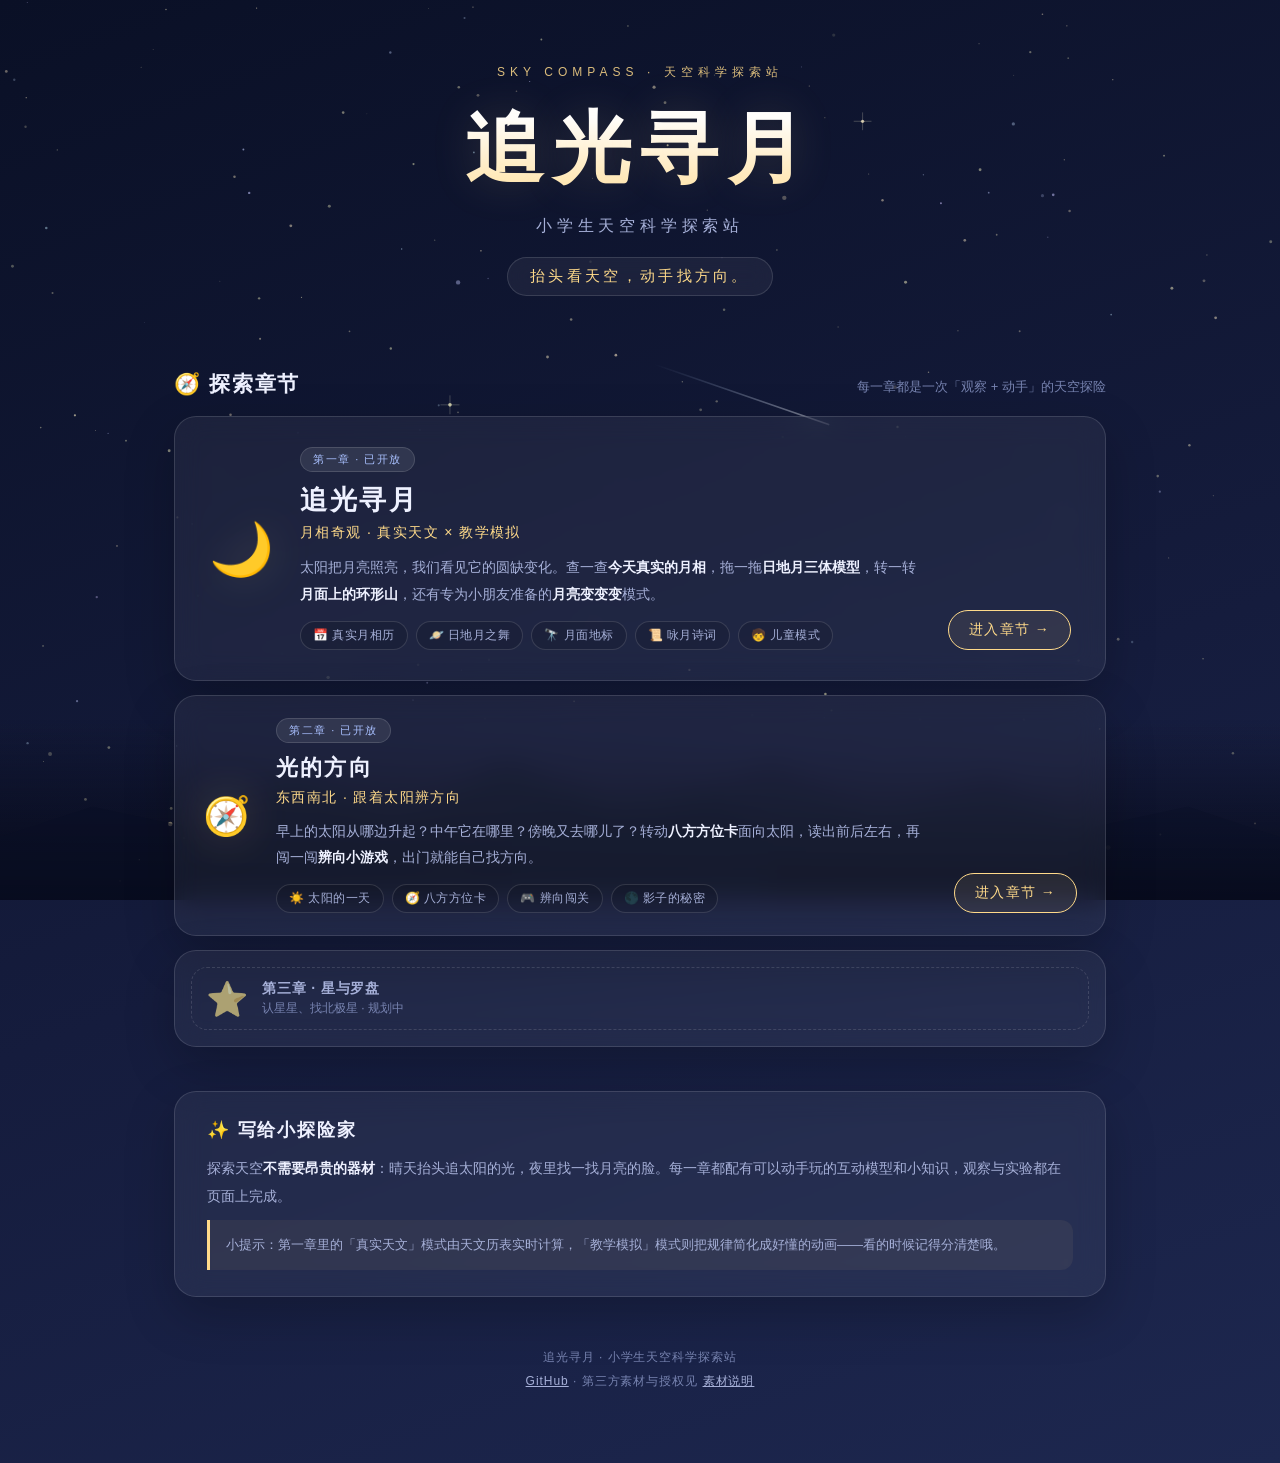
<file: index.html>
<!DOCTYPE html>
<html lang="zh-CN">
<head>
<meta charset="UTF-8">
<meta name="viewport" content="width=device-width, initial-scale=1">
<meta name="description" content="追光寻月——小学生天空科学探索站：抬头看天空，动手找方向。第一章「追光寻月」带你认识太阳的光和月亮的脸。">
<title>追光寻月 · 小学生天空科学探索站</title>
<link rel="stylesheet" href="./css/home.css">
</head>
<body>
<canvas id="starfield" aria-hidden="true"></canvas>
<div class="horizon" aria-hidden="true"></div>
<div class="wrap">
  <header>
    <div class="eyebrow">SKY COMPASS · 天空科学探索站</div>
    <h1>追光寻月</h1>
    <div class="subtitle">小学生天空科学探索站</div>
    <p class="slogan">抬头看天空，动手找方向。</p>
  </header>

  <section class="section" aria-labelledby="chTitle">
    <div class="sec-head">
      <h3 id="chTitle">🧭 探索章节</h3>
      <p>每一章都是一次「观察 + 动手」的天空探险</p>
    </div>

    <a class="chapter card" href="./moonlight/">
      <div class="ch-icon" aria-hidden="true">🌙</div>
      <div class="ch-body">
        <span class="ch-badge">第一章 · 已开放</span>
        <h2>追光寻月</h2>
        <p class="ch-sub">月相奇观 · 真实天文 × 教学模拟</p>
        <p class="ch-desc">太阳把月亮照亮，我们看见它的圆缺变化。查一查<b>今天真实的月相</b>，拖一拖<b>日地月三体模型</b>，转一转<b>月面上的环形山</b>，还有专为小朋友准备的<b>月亮变变变</b>模式。</p>
        <div class="ch-tags">
          <span>📅 真实月相历</span><span>🪐 日地月之舞</span><span>🔭 月面地标</span><span>📜 咏月诗词</span><span>🧒 儿童模式</span>
        </div>
      </div>
      <span class="ch-go" aria-hidden="true">进入章节 →</span>
    </a>

    <a class="chapter chapter-alt card" href="./directions/">
      <div class="ch-icon" aria-hidden="true">🧭</div>
      <div class="ch-body">
        <span class="ch-badge">第二章 · 已开放</span>
        <h2>光的方向</h2>
        <p class="ch-sub">东西南北 · 跟着太阳辨方向</p>
        <p class="ch-desc">早上的太阳从哪边升起？中午它在哪里？傍晚又去哪儿了？转动<b>八方方位卡</b>面向太阳，读出前后左右，再闯一闯<b>辨向小游戏</b>，出门就能自己找方向。</p>
        <div class="ch-tags">
          <span>☀️ 太阳的一天</span><span>🧭 八方方位卡</span><span>🎮 辨向闯关</span><span>🌑 影子的秘密</span>
        </div>
      </div>
      <span class="ch-go" aria-hidden="true">进入章节 →</span>
    </a>

    <div class="chapter-soon card single" aria-label="更多章节规划中">
      <div class="soon-item"><span class="ch-icon dim" aria-hidden="true">⭐</span><div><b>第三章 · 星与罗盘</b><small>认星星、找北极星 · 规划中</small></div></div>
    </div>
  </section>

  <section class="section about card" aria-labelledby="aboutTitle">
    <h3 id="aboutTitle">✨ 写给小探险家</h3>
    <p>探索天空<b>不需要昂贵的器材</b>：晴天抬头追太阳的光，夜里找一找月亮的脸。每一章都配有可以动手玩的互动模型和小知识，观察与实验都在页面上完成。</p>
    <p class="tip">小提示：第一章里的「真实天文」模式由天文历表实时计算，「教学模拟」模式则把规律简化成好懂的动画——看的时候记得分清楚哦。</p>
  </section>

  <footer>
    追光寻月 · 小学生天空科学探索站<br>
    <a href="https://github.com/crazykun/sky-compass" target="_blank" rel="noopener">GitHub</a> · 第三方素材与授权见 <a href="./docs/attribution.md">素材说明</a>
  </footer>
</div>
<noscript><p style="text-align:center;padding:20px">星空背景动画需要启用 JavaScript，章节链接不受影响。</p></noscript>
<script src="./js/home.js" defer></script>
</body>
</html>
</file>
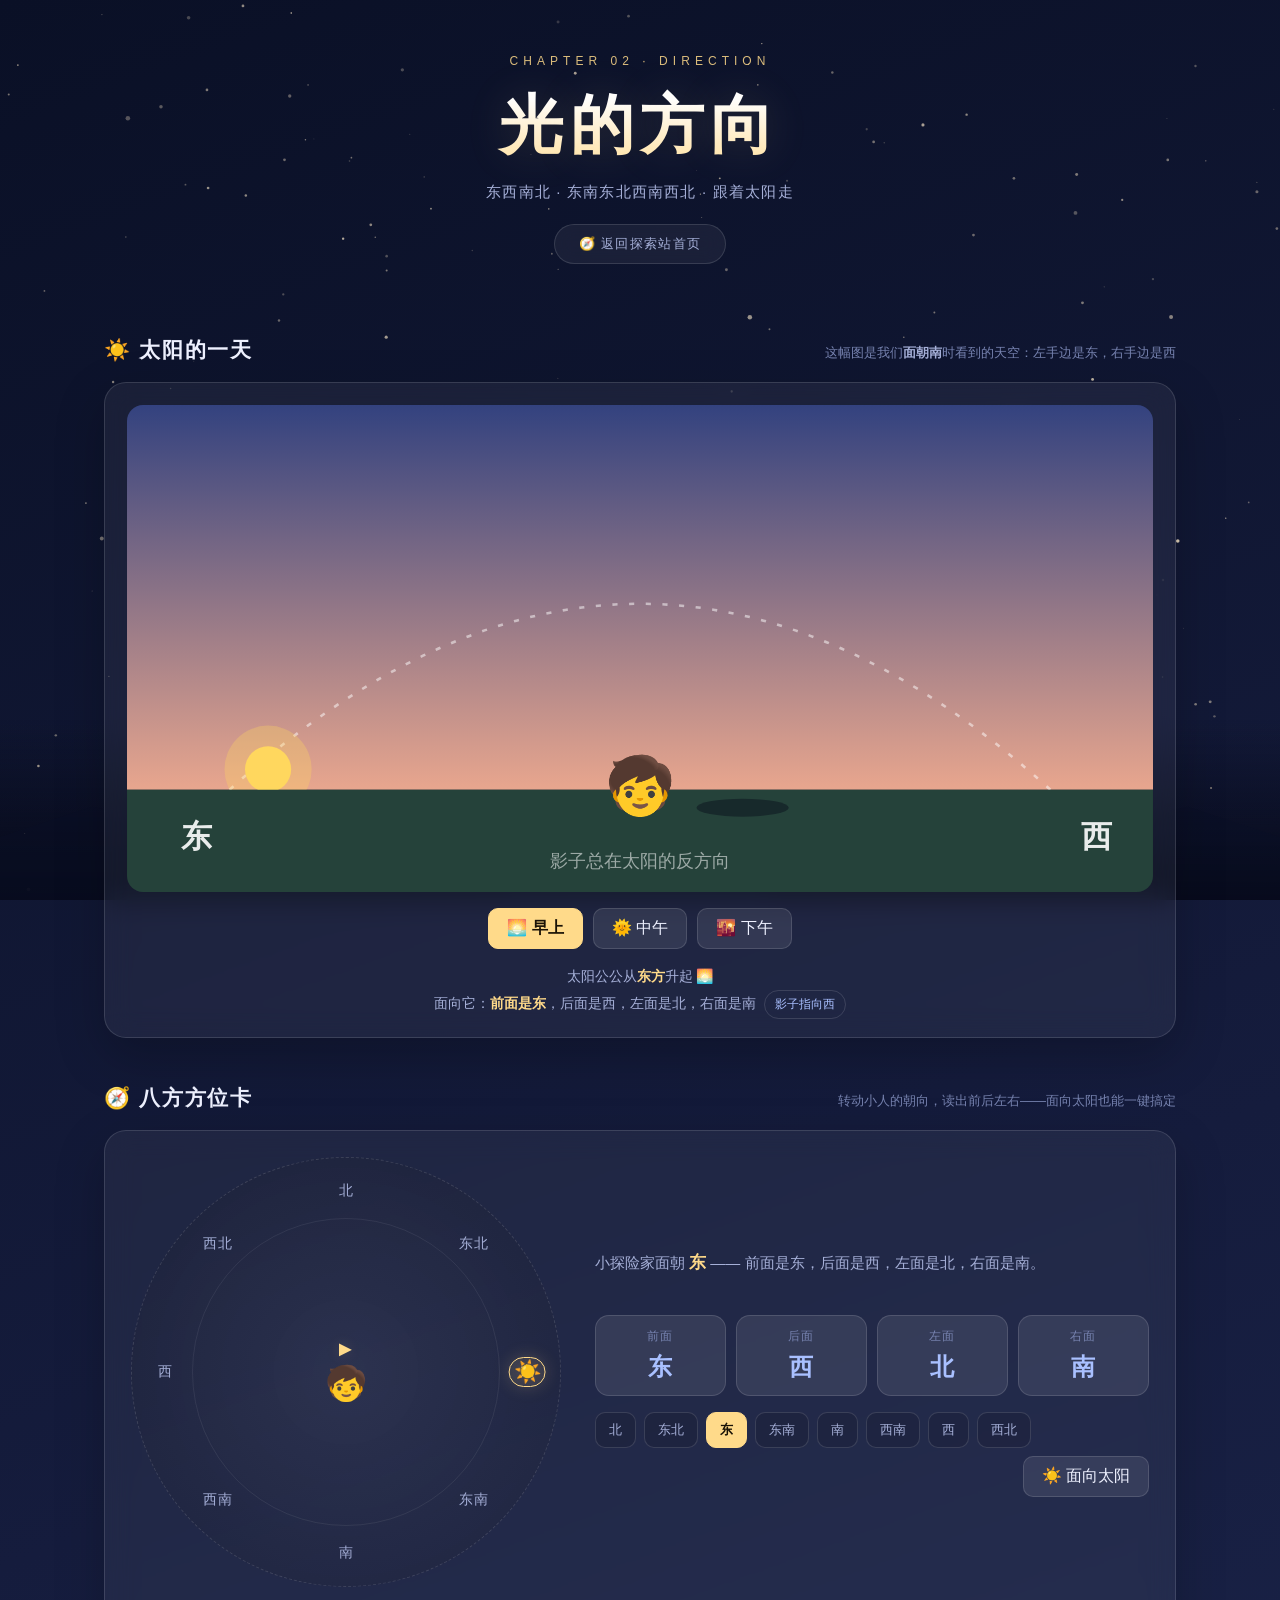
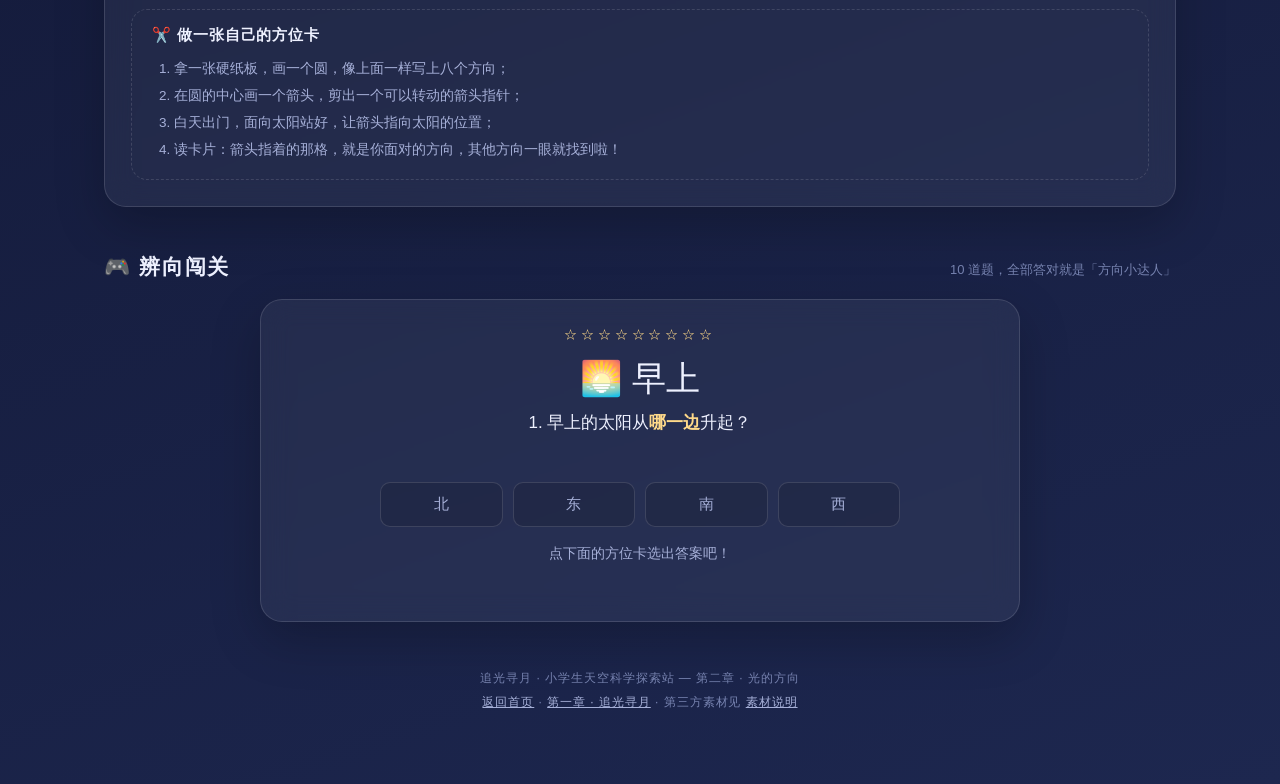
<file: directions/index.html>
<!DOCTYPE html>
<html lang="zh-CN">
<head>
<meta charset="UTF-8">
<meta name="viewport" content="width=device-width, initial-scale=1">
<meta name="description" content="第二章·光的方向：跟着早、中、下午的太阳，用八方方位卡认识东西南北和东南、东北、西南、西北，学会自己辨别方向。">
<title>光的方向 · 八方方位卡 | 追光寻月 · 天空科学探索站</title>
<link rel="stylesheet" href="./css/directions.css">
</head>
<body>
<canvas id="starfield" aria-hidden="true"></canvas>
<div class="horizon" aria-hidden="true"></div>
<div class="wrap">
  <header>
    <div class="eyebrow">CHAPTER 02 · DIRECTION</div>
    <h1>光的方向</h1>
    <div class="subtitle">东西南北 · 东南东北西南西北 · 跟着太阳走</div>
    <div class="back-home"><a class="home-link" href="../">🧭 返回探索站首页</a></div>
  </header>

  <section class="section" aria-labelledby="sceneTitle">
    <div class="sec-head">
      <h3 id="sceneTitle">☀️ 太阳的一天</h3>
      <p>这幅图是我们<b>面朝南</b>时看到的天空：左手边是东，右手边是西</p>
    </div>
    <div class="scene card">
      <svg id="sceneSvg" class="p-morning" viewBox="0 0 800 380" role="img" aria-label="太阳一天的位置变化：早上在东边升起，中午升到南方天空最高处，下午向西边落下">
        <defs>
          <linearGradient id="skyMorning" x1="0" y1="0" x2="0" y2="1">
            <stop offset="0" stop-color="#33427f"/><stop offset="1" stop-color="#e8a68e"/>
          </linearGradient>
          <linearGradient id="skyNoon" x1="0" y1="0" x2="0" y2="1">
            <stop offset="0" stop-color="#3d6fc4"/><stop offset="1" stop-color="#9cc9ec"/>
          </linearGradient>
          <linearGradient id="skyAfternoon" x1="0" y1="0" x2="0" y2="1">
            <stop offset="0" stop-color="#39396f"/><stop offset="1" stop-color="#f0a95f"/>
          </linearGradient>
        </defs>
        <rect class="sky sky-a" x="0" y="0" width="800" height="300" fill="url(#skyMorning)"/>
        <rect class="sky sky-b" x="0" y="0" width="800" height="300" fill="url(#skyNoon)"/>
        <rect class="sky sky-c" x="0" y="0" width="800" height="300" fill="url(#skyAfternoon)"/>
        <path class="sun-path" d="M 80 300 Q 400 10 720 300" />
        <g id="sunDot" aria-hidden="true">
          <circle r="34" class="sun-halo"/>
          <circle r="18" class="sun-core"/>
        </g>
        <rect class="ground" x="0" y="300" width="800" height="80"/>
        <ellipse id="shadowDot" class="shadow" cx="400" cy="314" rx="36" ry="7"/>
        <text class="kid-figure" x="400" y="312" text-anchor="middle">🧒</text>
        <text class="side-label" x="42" y="345">东</text>
        <text class="side-label" x="744" y="345">西</text>
        <text class="shadow-label" x="400" y="360" text-anchor="middle">影子总在太阳的反方向</text>
      </svg>
      <div class="scene-ctrl">
        <button type="button" class="btn on period-btn" id="btnMorning" data-period="morning" aria-pressed="true">🌅 早上</button>
        <button type="button" class="btn period-btn" id="btnNoon" data-period="noon" aria-pressed="false">🌞 中午</button>
        <button type="button" class="btn period-btn" id="btnAfternoon" data-period="afternoon" aria-pressed="false">🌇 下午</button>
      </div>
      <div class="scene-caption" id="sceneCaption" aria-live="polite"></div>
    </div>
  </section>

  <section class="section" aria-labelledby="compassTitle">
    <div class="sec-head">
      <h3 id="compassTitle">🧭 八方方位卡</h3>
      <p>转动小人的朝向，读出前后左右——面向太阳也能一键搞定</p>
    </div>
    <div class="compass card">
      <div class="compass-stage">
        <div class="compass-ring" id="compassRing" role="img" aria-label="八方方位卡：上北下南左西右东，斜角是东北、东南、西南、西北">
          <span class="dir-label" data-dir="北" style="--a:0deg">北</span>
          <span class="dir-label" data-dir="东北" style="--a:45deg">东北</span>
          <span class="dir-label" data-dir="东" style="--a:90deg">东</span>
          <span class="dir-label" data-dir="东南" style="--a:135deg">东南</span>
          <span class="dir-label" data-dir="南" style="--a:180deg">南</span>
          <span class="dir-label" data-dir="西南" style="--a:225deg">西南</span>
          <span class="dir-label" data-dir="西" style="--a:270deg">西</span>
          <span class="dir-label" data-dir="西北" style="--a:315deg">西北</span>
          <span class="sun-marker" id="sunMarker" aria-hidden="true">☀️</span>
          <div class="compass-center">
            <div class="needle" id="needle" aria-hidden="true"><span class="needle-arrow">▲</span></div>
            <span class="kid-figure-mini" aria-hidden="true">🧒</span>
          </div>
        </div>
        <div class="compass-panel">
          <p class="facing-sentence" id="facingSentence" aria-live="polite"></p>
          <div class="facing-cards">
            <div class="fcard"><small>前面</small><b id="cardFront">—</b></div>
            <div class="fcard"><small>后面</small><b id="cardBack">—</b></div>
            <div class="fcard"><small>左面</small><b id="cardLeft">—</b></div>
            <div class="fcard"><small>右面</small><b id="cardRight">—</b></div>
          </div>
          <div class="dir-btns">
            <button type="button" class="dir-btn" data-dir="北">北</button>
            <button type="button" class="dir-btn" data-dir="东北">东北</button>
            <button type="button" class="dir-btn" data-dir="东">东</button>
            <button type="button" class="dir-btn" data-dir="东南">东南</button>
            <button type="button" class="dir-btn" data-dir="南">南</button>
            <button type="button" class="dir-btn" data-dir="西南">西南</button>
            <button type="button" class="dir-btn" data-dir="西">西</button>
            <button type="button" class="dir-btn" data-dir="西北">西北</button>
            <button type="button" class="btn face-sun" id="btnFaceSun">☀️ 面向太阳</button>
          </div>
        </div>
      </div>
      <div class="diy-card">
        <h4>✂️ 做一张自己的方位卡</h4>
        <ol>
          <li>拿一张硬纸板，画一个圆，像上面一样写上八个方向；</li>
          <li>在圆的中心画一个箭头，剪出一个可以转动的箭头指针；</li>
          <li>白天出门，面向太阳站好，让箭头指向太阳的位置；</li>
          <li>读卡片：箭头指着的那格，就是你面对的方向，其他方向一眼就找到啦！</li>
        </ol>
      </div>
    </div>
  </section>

  <section class="section" aria-labelledby="quizTitle">
    <div class="sec-head">
      <h3 id="quizTitle">🎮 辨向闯关</h3>
      <p>10 道题，全部答对就是「方向小达人」</p>
    </div>
    <div class="quiz card" id="quizBox">
      <div class="quiz-stars" id="quizStars" aria-hidden="true"></div>
      <div class="quiz-scene" id="quizScene"></div>
      <div class="quiz-question" id="quizQuestion" aria-live="polite"></div>
      <div class="quiz-options" id="quizOptions" role="group" aria-label="八个方向选项"></div>
      <div class="quiz-feedback" id="quizFeedback" aria-live="polite"></div>
      <div class="quiz-actions"><button type="button" class="btn" id="quizNext" hidden>下一题 →</button></div>
      <div class="quiz-result" id="quizResult" hidden>
        <div class="score" id="quizScore"></div>
        <p class="result-note" id="quizNote"></p>
        <button type="button" class="btn" id="quizRestart">🔄 再玩一次</button>
      </div>
    </div>
  </section>

  <footer>追光寻月 · 小学生天空科学探索站 — 第二章 · 光的方向<br>
    <a href="../">返回首页</a> · <a href="../moonlight/">第一章 · 追光寻月</a> · 第三方素材见 <a href="../docs/attribution.md">素材说明</a>
  </footer>
</div>
<noscript><p style="text-align:center;padding:20px">互动场景和闯关游戏需要启用 JavaScript。</p></noscript>
<script type="module" src="./js/main.js"></script>
</body>
</html>
</file>
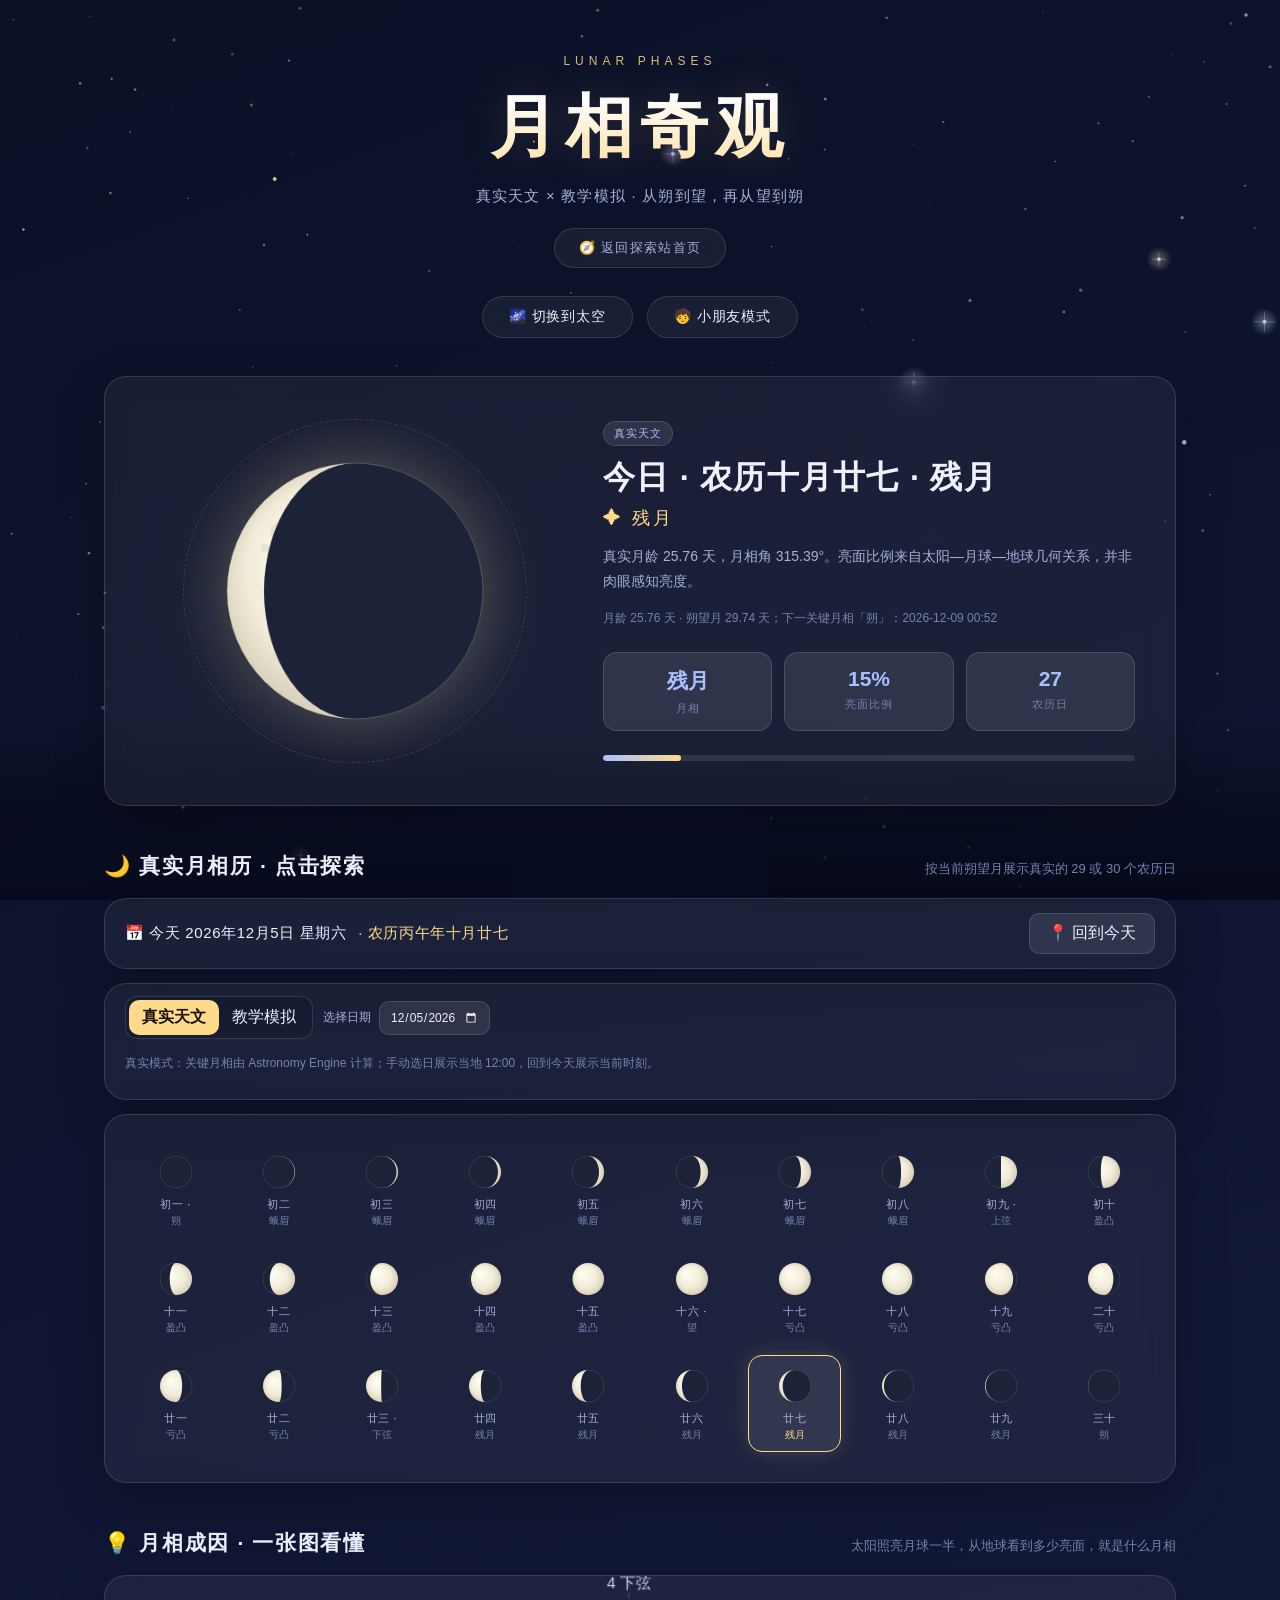
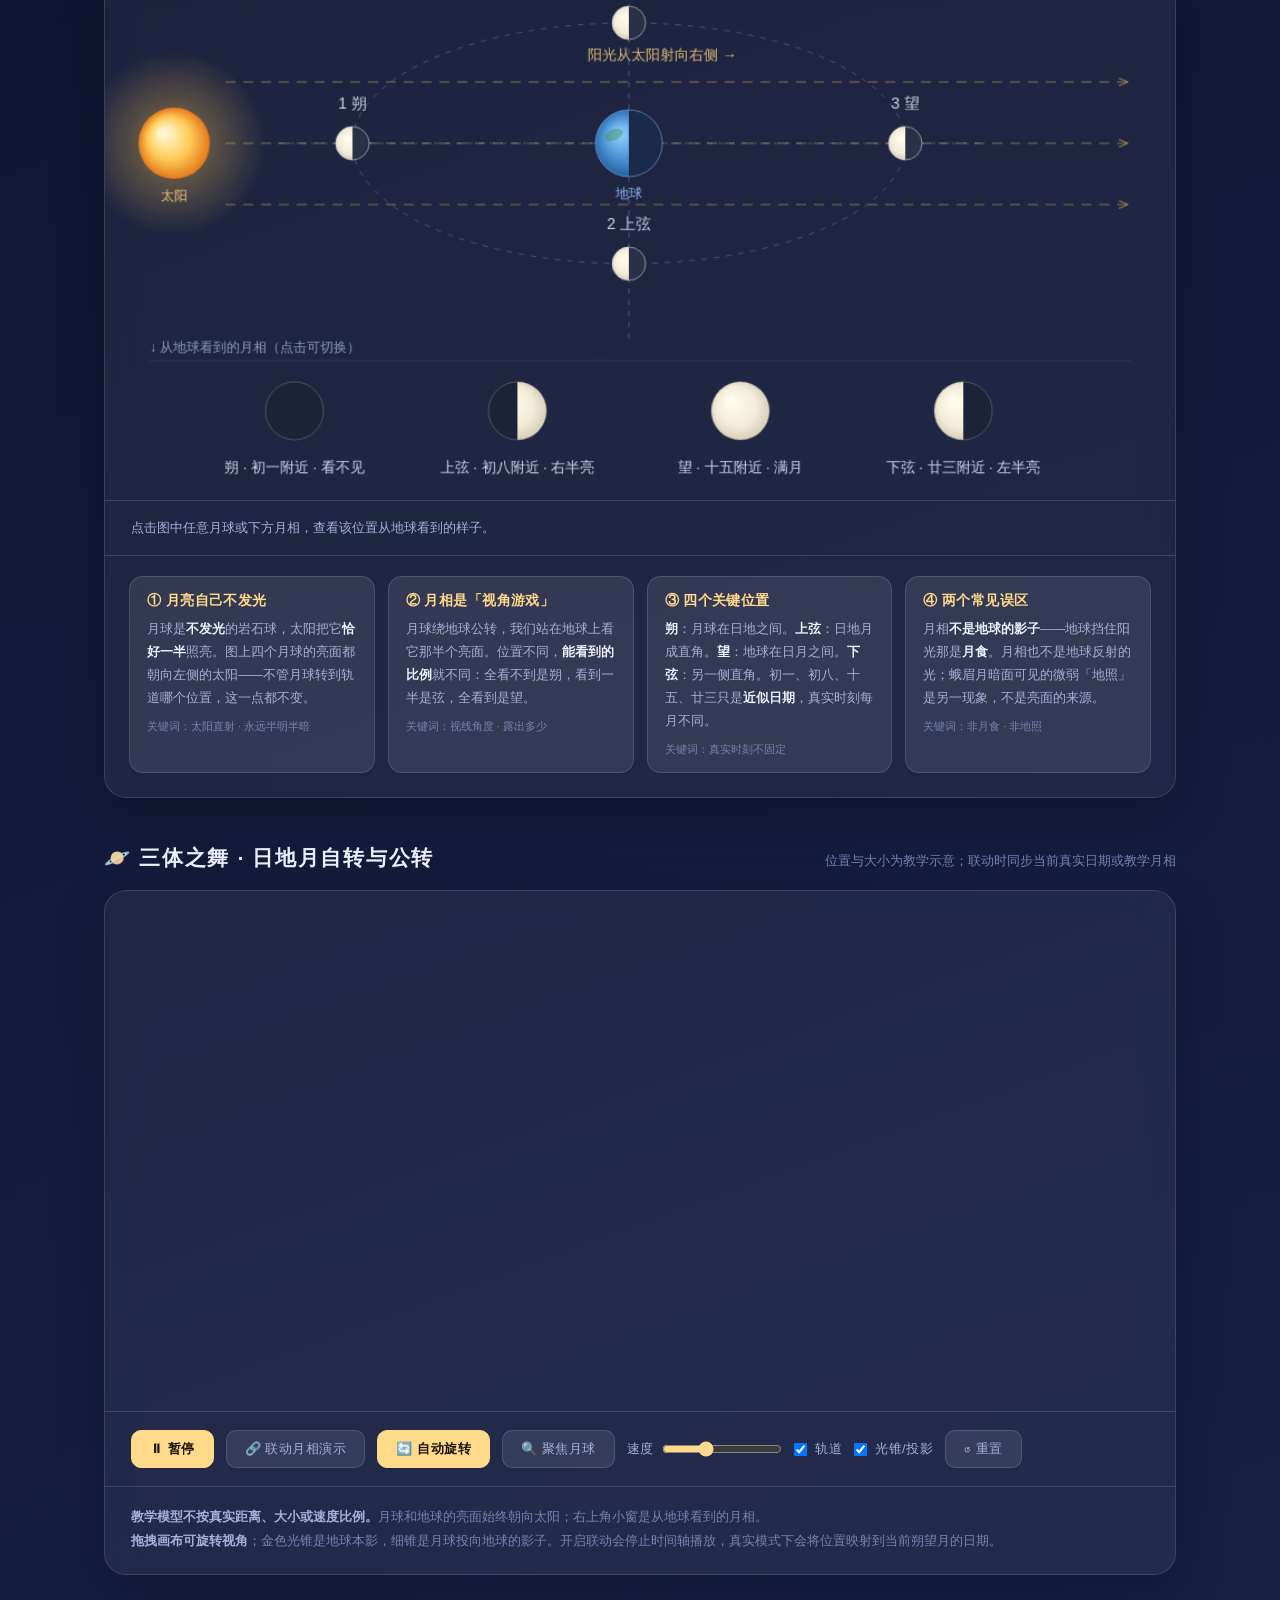
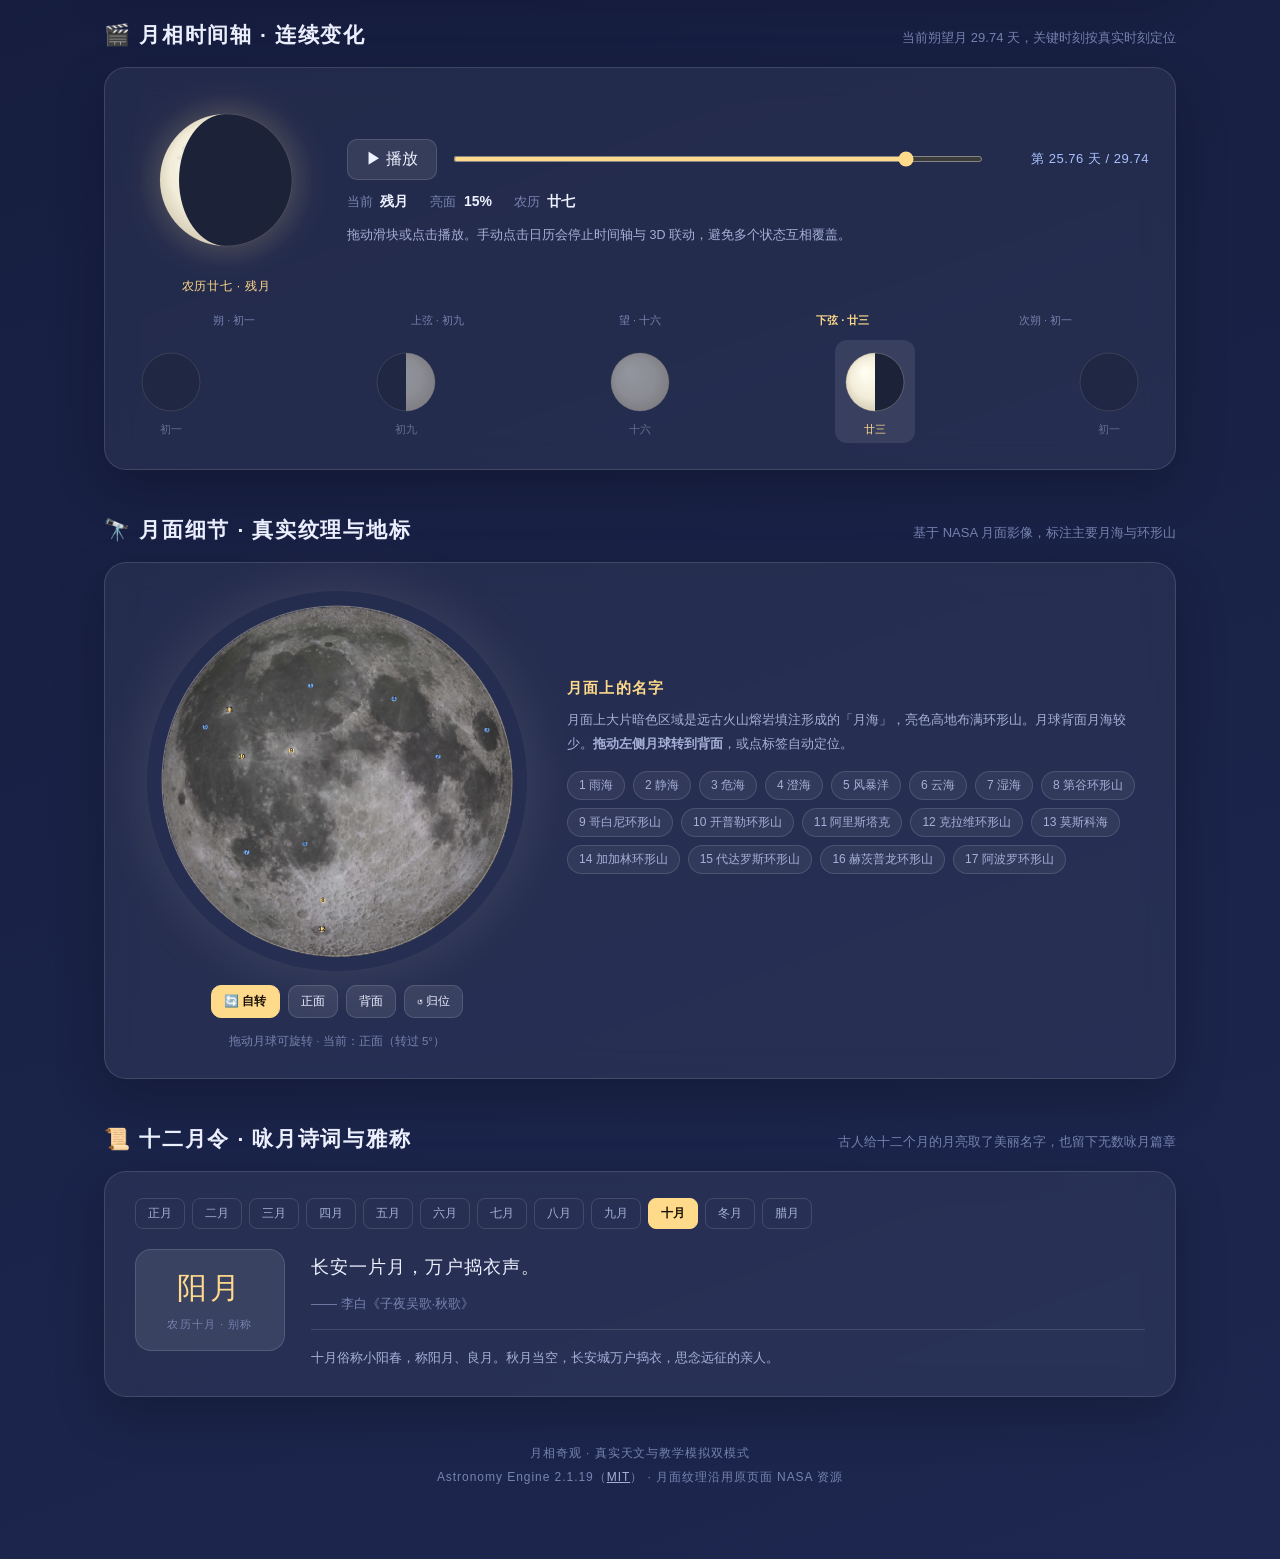
<file: moonlight/index.html>
<!DOCTYPE html>
<html lang="zh-CN">
<head>
<meta charset="UTF-8">
<meta name="viewport" content="width=device-width, initial-scale=1">
<meta name="description" content="真实天文与教学模拟双模式月相科普：月相日历、日地月互动、时间轴、月面地标和儿童模式。">
<title>追光寻月 · 月相奇观 | 天空科学探索站</title>
<link rel="stylesheet" href="./css/base.css">
<link rel="stylesheet" href="./css/theme.css">
<link rel="stylesheet" href="./css/layout.css">
<link rel="stylesheet" href="./css/mobile.css">
</head>
<body>
<canvas id="starfield" aria-hidden="true"></canvas>
<div class="horizon" aria-hidden="true"></div>
<div class="wrap">
  <header>
    <div class="eyebrow">LUNAR PHASES</div>
    <h1>月相奇观</h1>
    <div class="subtitle">真实天文 × 教学模拟 · 从朔到望，再从望到朔</div>
    <div class="back-home"><a class="home-link" href="../">🧭 返回探索站首页</a></div>
    <button type="button" class="theme-btn" id="themeBtn">🌌 切换到太空</button>
    <button type="button" class="theme-btn" id="kidBtn" style="margin-left:10px">🧒 小朋友模式</button>
  </header>

  <div id="kidView">
    <div class="kid-top">
      <div class="kid-title">🌙 月亮变变变<small>yuè liàng biàn biàn biàn</small></div>
      <button type="button" class="kid-back" id="kidBack">👋 回到大月亮</button>
    </div>
    <div class="kid-story">
      <div class="hi">🌞 太阳公公 + 🌍 地球妈妈 + 🌙 月亮宝宝</div>
      月亮宝宝自己<em>不会发光</em>，是太阳公公把它照亮。它绕着地球妈妈转圈圈，<br>
      我们在地球上看它——有时候圆圆的，有时候弯弯的，这就是<em>月相</em>（yuè xiàng）！<br>
      月亮从看不见，慢慢长圆，再慢慢变弯，就像<em>一个月亮小饼干被一口一口吃掉</em>。
    </div>
    <div class="kid-orbit-card">
      <div class="q">🌞🌍🌙 一起来转圈圈</div>
      <div class="qs">点一点下面的问题，看看谁在转、谁绕谁转</div>
      <canvas id="kidSolarCanvas" width="720" height="420" role="img" aria-label="太阳、地球和月球自转公转示意图"></canvas>
      <div class="kid-orbit-tabs">
        <button type="button" class="kid-opt on" data-kq="spin">🙂 什么是「自转」？</button>
        <button type="button" class="kid-opt" data-kq="orbit">🔄 什么是「公转」？</button>
        <button type="button" class="kid-opt" data-kq="all">🌞🌍🌙 一起看</button>
      </div>
      <div class="kid-orbit-ctrl">
        <button type="button" class="btn" id="kidSolarPlay">⏸ 暂停</button>
        <button type="button" class="btn" id="kidSolarSpeed">🐢 慢一点</button>
      </div>
      <div class="kid-orbit-legend">
        <span><i class="sw" style="background:#ffcc55"></i><b>太阳公公</b> 中间自己转</span>
        <span><i class="sw" style="background:#5aa9ff"></i><b>地球妈妈</b> 绕太阳 + 自己转</span>
        <span><i class="sw" style="background:#eee8d6"></i><b>月亮宝宝</b> 绕地球 + 自己转</span>
      </div>
      <div class="kid-say" id="kidSolarSay" style="text-align:left"></div>
    </div>
    <div class="kid-h">👀 月亮的 <span>四种样子</span>（点一点，听它说话）</div>
    <div class="kid-grid" id="kidGrid"></div>
    <div class="kid-say" id="kidSay" aria-live="polite">👆 点上面的月亮，听月亮宝宝讲故事～</div>
    <div class="kid-game">
      <div class="q">🎮 小游戏：这是什么样的月亮？</div>
      <canvas id="kidQuizMoon" width="320" height="320" role="img" aria-label="答题用月相图"></canvas>
      <div class="kid-opts" id="kidOpts"></div>
      <div class="kid-fb" id="kidFb" aria-live="polite"></div>
    </div>
    <div class="kid-note">🌕 月亮圆圆的时候，我们叫它「满月」，中秋节看到的就是它。<br>🌙 月亮弯弯像小船的时候，叫「月牙」。它每天变一点点，约 29.53 天变完一个圈。</div>
  </div>

  <section class="hero card" aria-labelledby="dayTitle">
    <div class="moon-stage"><div class="moon-orbit-ring" aria-hidden="true"></div><canvas id="moonCanvas" width="400" height="400" role="img" aria-label="当前月相"></canvas></div>
    <div class="hero-info">
      <span class="mode-badge" id="modeBadge">真实天文</span>
      <h2 id="dayTitle">正在计算月相…</h2>
      <div class="alias" id="alias"></div>
      <div class="desc" id="desc"></div>
      <div class="astro-facts" id="astroFacts"></div>
      <div class="stats">
        <div class="stat"><div class="val" id="phaseName">—</div><div class="lab">月相</div></div>
        <div class="stat"><div class="val" id="illumVal">—</div><div class="lab">亮面比例</div></div>
        <div class="stat"><div class="val" id="dayVal">—</div><div class="lab">农历日</div></div>
      </div>
      <div class="bar" aria-hidden="true"><i id="illumBar" style="width:0%"></i></div>
    </div>
  </section>

  <section class="section">
    <div class="sec-head"><h3 id="calendarTitle">🌙 真实月相历 · 点击探索</h3><p id="calendarSubtitle">按当前朔望月展示真实的 29 或 30 个农历日</p></div>
    <div class="today-strip card">
      <div class="date">📅 今天 <span id="todaySolar"></span><span class="lunar" id="todayLunar"></span></div>
      <button type="button" class="btn" id="todayBtn">📍 回到今天</button>
    </div>
    <div class="mode-strip card">
      <div class="mode-controls">
        <div class="mode-switch" role="group" aria-label="月相计算模式">
          <button type="button" class="btn on" id="realMode" aria-pressed="true">真实天文</button>
          <button type="button" class="btn" id="simMode" aria-pressed="false">教学模拟</button>
        </div>
        <label class="date-picker" for="astroDate">选择日期 <input type="date" id="astroDate" min="1900-01-31" max="2100-12-31" value="2026-11-20"></label>
      </div>
      <div class="mode-note" id="modeNote">真实模式：关键时刻由 Astronomy Engine 计算；手动选日展示当地 12:00，回到今天展示当前时刻。</div>
      <div class="error-text" id="dateError" role="alert"></div>
    </div>
    <div class="calendar card"><div class="grid" id="grid" role="group" aria-label="月相日历"></div></div>
  </section>

  <section class="section">
    <div class="sec-head"><h3>💡 月相成因 · 一张图看懂</h3><p>太阳照亮月球一半，从地球看到多少亮面，就是什么月相</p></div>
    <div class="cause card">
      <canvas id="causeCanvas" width="960" height="470" role="img" aria-label="朔、上弦、望、下弦形成原理；点击四个月相可切换"></canvas>
      <div class="cause-read" id="causeRead" aria-live="polite">点击图中任意月球或下方月相，查看该位置从地球看到的样子。</div>
      <div class="cause-explain">
        <div class="ex"><h4>① 月亮自己不发光</h4><p>月球是<b>不发光</b>的岩石球，太阳把它<b>恰好一半</b>照亮。图上四个月球的亮面都朝向左侧的太阳——不管月球转到轨道哪个位置，这一点都不变。</p><span class="kv">关键词：太阳直射 · 永远半明半暗</span></div>
        <div class="ex"><h4>② 月相是「视角游戏」</h4><p>月球绕地球公转，我们站在地球上看它那半个亮面。位置不同，<b>能看到的比例</b>就不同：全看不到是朔，看到一半是弦，全看到是望。</p><span class="kv">关键词：视线角度 · 露出多少</span></div>
        <div class="ex"><h4>③ 四个关键位置</h4><p><b>朔</b>：月球在日地之间。<b>上弦</b>：日地月成直角。<b>望</b>：地球在日月之间。<b>下弦</b>：另一侧直角。初一、初八、十五、廿三只是<b>近似日期</b>，真实时刻每月不同。</p><span class="kv">关键词：真实时刻不固定</span></div>
        <div class="ex"><h4>④ 两个常见误区</h4><p>月相<b>不是地球的影子</b>——地球挡住阳光那是<b>月食</b>。月相也不是地球反射的光；蛾眉月暗面可见的微弱「地照」是另一现象，不是亮面的来源。</p><span class="kv">关键词：非月食 · 非地照</span></div>
      </div>
    </div>
  </section>

  <section class="section">
    <div class="sec-head"><h3>🪐 三体之舞 · 日地月自转与公转</h3><p>位置与大小为教学示意；联动时同步当前真实日期或教学月相</p></div>
    <div class="solar card">
      <canvas id="solarCanvas" role="img" aria-label="可拖拽旋转的日地月教学模型"></canvas>
      <div class="solar-panel">
        <button type="button" class="btn on" id="playBtn" aria-pressed="true">⏸ 暂停</button>
        <button type="button" class="btn" id="linkBtn" aria-pressed="false">🔗 联动月相演示</button>
        <button type="button" class="btn on" id="autoRotBtn" aria-pressed="true">🔄 自动旋转</button>
        <button type="button" class="btn" id="focusBtn" aria-pressed="false">🔍 聚焦月球</button>
        <label>速度 <input type="range" id="speed" min="0" max="100" value="35" aria-label="模拟速度"></label>
        <label><input type="checkbox" id="showOrbit" checked> 轨道</label>
        <label><input type="checkbox" id="showShadow" checked> 光锥/投影</label>
        <button type="button" class="btn" id="resetBtn">↺ 重置</button>
      </div>
      <div class="note"><b>教学模型不按真实距离、大小或速度比例。</b>月球和地球的亮面始终朝向太阳；右上角小窗是从地球看到的月相。<br><b>拖拽画布可旋转视角</b>；金色光锥是地球本影，细锥是月球投向地球的影子。开启联动会停止时间轴播放，真实模式下会将位置映射到当前朔望月的日期。</div>
    </div>
  </section>

  <section class="section">
    <div class="sec-head"><h3>🎬 月相时间轴 · 连续变化</h3><p id="timelineSubtitle">沿真实朔望月或教学周期查看连续变化</p></div>
    <div class="timeline card">
      <div class="tl-main">
        <div class="tl-moon-wrap"><canvas id="tlMoon" width="360" height="360" role="img" aria-label="时间轴当前月相"></canvas><div class="tl-moon-label" id="tlMoonLabel">—</div></div>
        <div class="tl-info">
          <div class="tl-row"><button type="button" class="btn" id="tlPlay" aria-pressed="false">▶ 播放</button><input type="range" id="tlRange" min="0" max="10000" value="0" aria-label="月相时间轴"><span class="tl-read" id="tlRead">—</span></div>
          <div class="tl-meta"><span>当前 <b id="tlPhase">—</b></span><span>亮面 <b id="tlIllum">—</b></span><span>农历 <b id="tlDay">—</b></span></div>
          <div class="tl-explain" id="tlExplain">拖动滑块或点击播放。手动点击日历会停止时间轴与 3D 联动，避免多个状态互相覆盖。</div>
        </div>
      </div>
      <div class="tl-ticks" id="tlTicks"></div>
      <div class="tl-mini" id="tlMini"></div>
    </div>
  </section>

  <section class="section">
    <div class="sec-head"><h3>🔭 月面细节 · 真实纹理与地标</h3><p>基于 NASA 月面影像，标注主要月海与环形山</p></div>
    <div class="moon-detail card">
      <div class="md-stage">
        <canvas id="detailCanvas" width="760" height="760" role="img" aria-label="可拖动旋转的月面纹理"></canvas>
        <div class="md-ctrl"><button type="button" class="btn on" id="mdAuto">🔄 自转</button><button type="button" class="btn" id="mdFront">正面</button><button type="button" class="btn" id="mdBack">背面</button><button type="button" class="btn" id="mdReset">↺ 归位</button></div>
        <div class="md-hint" id="mdHint">月面纹理加载中…</div>
      </div>
      <div class="md-list"><h4>月面上的名字</h4><p>月面上大片暗色区域是远古火山熔岩填注形成的「月海」，亮色高地布满环形山。月球背面月海较少。<b>拖动左侧月球转到背面</b>，或点标签自动定位。</p><div class="md-tags" id="mdTags"></div><div class="md-info" id="mdInfo"></div></div>
    </div>
  </section>

  <section class="section">
    <div class="sec-head"><h3>📜 十二月令 · 咏月诗词与雅称</h3><p>古人给十二个月的月亮取了美丽名字，也留下无数咏月篇章</p></div>
    <div class="poem card"><div class="poem-months" id="poemMonths"></div><div class="poem-body"><div class="poem-alias"><div class="big" id="pmBig"></div><div class="lab" id="pmLab"></div></div><div class="poem-text"><div class="lines" id="pmLines"></div><div class="author" id="pmAuthor"></div><div class="story" id="pmStory"></div></div></div></div>
  </section>

  <footer>月相奇观 · 真实天文与教学模拟双模式<br>Astronomy Engine 2.1.19（<a href="./assets/vendor/LICENSE.astronomy-engine.txt" target="_blank" rel="noopener">MIT</a>） · 月面纹理沿用原页面 NASA 资源</footer>
</div>
<noscript><p style="text-align:center;padding:20px">此页面的月相计算和互动功能需要启用 JavaScript。</p></noscript>
<script src="./assets/vendor/astronomy.browser.min.js"></script>
<script type="module" src="./js/main.js"></script>
</body>
</html>
</file>
<file: css/home.css>
/* 追光寻月 · 首页导航 —— 与章节页共享同一套视觉语言（无构建、无运行时 CDN） */
:root{
  --bg1:#0a1026;--bg2:#151c3d;--bg3:#1d274f;
  --text:#eef1ff;--muted:#a6b0d8;--dim:#7783b0;
  --card:rgba(255,255,255,.055);--card-hi:rgba(255,255,255,.09);
  --line:rgba(255,255,255,.13);--gold:#ffda8a;--blue:#a9c0ff;--glow:rgba(255,220,140,.16);
}
*{box-sizing:border-box;margin:0;padding:0}
body{font-family:-apple-system,BlinkMacSystemFont,"PingFang SC","Microsoft YaHei",sans-serif;background:linear-gradient(160deg,var(--bg1) 0%,var(--bg2) 55%,var(--bg3) 100%);color:var(--text);min-height:100vh;overflow-x:hidden}
a:focus-visible{outline:2px solid var(--blue);outline-offset:3px;border-radius:8px}
#starfield{position:fixed;inset:0;width:100%;height:100%;z-index:0;pointer-events:none}
.horizon{position:fixed;left:0;right:0;bottom:0;height:180px;z-index:0;pointer-events:none;background:linear-gradient(to top,rgba(4,6,18,.85),transparent)}
.horizon::before,.horizon::after{content:"";position:absolute;bottom:0;width:60%;height:100%;background:var(--bg1);opacity:.55;clip-path:polygon(0 100%,0 65%,12% 48%,25% 60%,38% 30%,52% 55%,66% 22%,80% 50%,92% 38%,100% 60%,100% 100%)}
.horizon::after{right:0;transform:scaleX(-1);opacity:.35}
.wrap{position:relative;z-index:1;max-width:980px;margin:0 auto;padding:0 24px 70px}
header{padding:64px 0 30px;text-align:center}
.eyebrow{font-size:12px;letter-spacing:.42em;color:var(--gold);opacity:.85;margin-bottom:16px}
h1{font-size:clamp(44px,8vw,78px);font-weight:700;letter-spacing:.12em;background:linear-gradient(180deg,#fff 20%,var(--gold) 120%);-webkit-background-clip:text;background-clip:text;-webkit-text-fill-color:transparent;text-shadow:0 0 46px var(--glow)}
.subtitle{margin-top:14px;color:var(--muted);font-size:16px;letter-spacing:.3em}
.slogan{margin-top:20px;display:inline-block;padding:9px 22px;border:1px solid var(--line);border-radius:999px;background:var(--card);backdrop-filter:blur(10px);-webkit-backdrop-filter:blur(10px);color:var(--gold);font-size:15px;letter-spacing:.22em}
.section{margin-top:44px}
.sec-head{display:flex;align-items:baseline;justify-content:space-between;gap:16px;margin-bottom:18px;flex-wrap:wrap}
.sec-head h3{font-size:21px;letter-spacing:.08em}
.sec-head p{color:var(--dim);font-size:13px}
.card{background:var(--card);border:1px solid var(--line);border-radius:22px;backdrop-filter:blur(14px);-webkit-backdrop-filter:blur(14px);box-shadow:0 18px 50px rgba(0,0,0,.22)}

/* 第一章入口卡片 */
.chapter{display:flex;align-items:center;gap:26px;padding:30px 34px;text-decoration:none;color:inherit;transition:.3s ease}
.chapter:hover{transform:translateY(-4px);border-color:var(--gold);box-shadow:0 22px 56px rgba(0,0,0,.32),0 0 34px var(--glow)}
.ch-icon{font-size:52px;line-height:1;filter:drop-shadow(0 0 22px var(--glow))}
.ch-body{flex:1;min-width:0}
.ch-badge{display:inline-block;margin-bottom:10px;padding:4px 12px;border:1px solid var(--line);border-radius:999px;color:var(--blue);background:var(--card-hi);font-size:11px;letter-spacing:.14em}
.chapter h2{font-size:27px;letter-spacing:.1em;margin-bottom:6px}
.ch-sub{color:var(--gold);font-size:14px;letter-spacing:.1em;margin-bottom:12px}
.ch-desc{color:var(--muted);font-size:14px;line-height:1.9}
.ch-desc b{color:var(--text)}
.ch-tags{display:flex;flex-wrap:wrap;gap:8px;margin-top:14px}
.ch-tags span{padding:5px 12px;border:1px solid var(--line);border-radius:999px;background:rgba(0,0,0,.12);color:var(--muted);font-size:12px;letter-spacing:.04em}
.ch-go{flex-shrink:0;align-self:flex-end;padding:10px 20px;border:1px solid var(--gold);border-radius:999px;color:var(--gold);font-size:14px;letter-spacing:.08em;background:rgba(255,218,138,.08);transition:.25s ease}
.chapter:hover .ch-go{background:var(--gold);color:#1a1206}

/* 第二章及后续正式章节入口（略小于第一章主卡，保持层级） */
.chapter-alt{padding:22px 28px;margin-top:14px}
.chapter-alt .ch-icon{font-size:38px}
.chapter-alt h2{font-size:22px}
.chapter-alt .ch-desc{font-size:13.5px}

/* 规划中的章节 */
.chapter-soon{display:grid;grid-template-columns:1fr 1fr;gap:14px;margin-top:14px;padding:16px}
.chapter-soon.single{grid-template-columns:1fr}
.soon-item{display:flex;align-items:center;gap:14px;padding:12px 14px;border:1px dashed var(--line);border-radius:16px;color:var(--dim)}
.soon-item b{display:block;font-size:14px;color:var(--muted);letter-spacing:.06em;font-weight:600}
.soon-item small{font-size:12px}
.ch-icon.dim{font-size:34px;filter:grayscale(.5);opacity:.7}

/* 写给小探险家 */
.about{padding:26px 32px}
.about h3{font-size:18px;letter-spacing:.1em;margin-bottom:12px}
.about p{color:var(--muted);font-size:14px;line-height:2}
.about b{color:var(--text)}
.about .tip{margin-top:10px;padding:12px 16px;border-left:3px solid var(--gold);background:rgba(255,218,138,.06);border-radius:0 12px 12px 0;color:var(--muted);font-size:13px}

footer{text-align:center;color:var(--dim);font-size:12px;margin-top:48px;letter-spacing:.08em;line-height:2}
footer a{color:var(--muted)}

@media (max-width:720px){
  header{padding:46px 0 24px}
  .subtitle{letter-spacing:.18em}
  .chapter{flex-direction:column;align-items:flex-start;gap:16px;padding:24px 22px}
  .ch-go{align-self:stretch;text-align:center}
  .chapter-soon{grid-template-columns:1fr}
  .about{padding:22px 20px}
}
@media (prefers-reduced-motion:reduce){
  .chapter,.ch-go{transition:none}
  .chapter:hover{transform:none}
}
</file>
<file: directions/css/directions.css>
/* 第二章 · 光的方向 —— 与全站共享同一套视觉语言（无构建、无运行时 CDN） */
:root{
  --bg1:#0a1026;--bg2:#151c3d;--bg3:#1d274f;
  --text:#eef1ff;--muted:#a6b0d8;--dim:#7783b0;
  --card:rgba(255,255,255,.055);--card-hi:rgba(255,255,255,.09);
  --line:rgba(255,255,255,.13);--gold:#ffda8a;--blue:#a9c0ff;--glow:rgba(255,220,140,.16);
}
*{box-sizing:border-box;margin:0;padding:0}
body{font-family:-apple-system,BlinkMacSystemFont,"PingFang SC","Microsoft YaHei",sans-serif;background:linear-gradient(160deg,var(--bg1) 0%,var(--bg2) 55%,var(--bg3) 100%);color:var(--text);min-height:100vh;overflow-x:hidden;transition:background .8s ease}
button{font:inherit;touch-action:manipulation}
button:focus-visible,a:focus-visible{outline:2px solid var(--blue);outline-offset:3px;border-radius:8px}
#starfield{position:fixed;inset:0;width:100%;height:100%;z-index:0;pointer-events:none}
.horizon{position:fixed;left:0;right:0;bottom:0;height:180px;z-index:0;pointer-events:none;background:linear-gradient(to top,rgba(4,6,18,.85),transparent)}
.horizon::before,.horizon::after{content:"";position:absolute;bottom:0;width:60%;height:100%;background:var(--bg1);opacity:.55;clip-path:polygon(0 100%,0 65%,12% 48%,25% 60%,38% 30%,52% 55%,66% 22%,80% 50%,92% 38%,100% 60%,100% 100%)}
.horizon::after{right:0;transform:scaleX(-1);opacity:.35}
.wrap{position:relative;z-index:1;max-width:1120px;margin:0 auto;padding:0 24px 70px}
header{padding:54px 0 26px;text-align:center}
.eyebrow{font-size:12px;letter-spacing:.42em;color:var(--gold);opacity:.85;margin-bottom:14px}
h1{font-size:clamp(38px,7vw,64px);font-weight:700;letter-spacing:.1em;background:linear-gradient(180deg,#fff 20%,var(--gold) 120%);-webkit-background-clip:text;background-clip:text;-webkit-text-fill-color:transparent;text-shadow:0 0 46px var(--glow)}
.subtitle{margin-top:14px;color:var(--muted);font-size:15px;letter-spacing:.08em}
.back-home{margin-top:22px}
.home-link{display:inline-block;padding:10px 24px;border-radius:999px;border:1px solid var(--line);background:var(--card);color:var(--muted);font-size:13px;letter-spacing:.1em;text-decoration:none;backdrop-filter:blur(10px);-webkit-backdrop-filter:blur(10px);transition:.3s ease}
.home-link:hover,.home-link:focus-visible{background:var(--card-hi);border-color:var(--gold);color:var(--gold);transform:translateY(-2px)}
.card{background:var(--card);border:1px solid var(--line);border-radius:22px;backdrop-filter:blur(14px);-webkit-backdrop-filter:blur(14px);box-shadow:0 18px 50px rgba(0,0,0,.22)}
.section{margin-top:46px}
.sec-head{display:flex;align-items:baseline;justify-content:space-between;gap:16px;margin-bottom:18px;flex-wrap:wrap}
.sec-head h3{font-size:21px;letter-spacing:.08em}
.sec-head p{color:var(--dim);font-size:13px}
.sec-head p b{color:var(--muted)}
.btn{padding:9px 18px;border-radius:10px;border:1px solid var(--line);background:var(--card-hi);color:var(--text);cursor:pointer;transition:.2s}
.btn:hover{border-color:var(--gold);color:var(--gold)}
.btn.on{background:var(--gold);color:#1a1206;border-color:var(--gold);font-weight:600}
footer{text-align:center;color:var(--dim);font-size:12px;margin-top:44px;letter-spacing:.08em;line-height:2}
footer a{color:var(--muted)}

/* ☀️ 太阳的一天 */
.scene{padding:22px 22px 18px}
#sceneSvg{width:100%;height:auto;display:block;border-radius:16px}
.sky{opacity:0;transition:opacity .9s ease}
.p-morning .sky-a,.p-noon .sky-b,.p-afternoon .sky-c{opacity:1}
.sun-path{fill:none;stroke:rgba(255,255,255,.5);stroke-width:2;stroke-dasharray:4 9}
#sunDot{transition:transform .9s ease}
.p-morning #sunDot{transform:translate(110px,284px)}
.p-noon #sunDot{transform:translate(400px,42px)}
.p-afternoon #sunDot{transform:translate(690px,284px)}
.sun-core{fill:#ffd75e}
.sun-halo{fill:rgba(255,215,94,.3)}
.ground{fill:#25423a}
.shadow{fill:rgba(8,12,26,.45);transition:transform .9s ease;transform-box:fill-box;transform-origin:center}
.p-morning .shadow{transform:translateX(80px)}
.p-noon .shadow{transform:translateX(0) scaleX(.5)}
.p-afternoon .shadow{transform:translateX(-80px)}
.kid-figure{font-size:44px}
.side-label{fill:#ffffff;opacity:.9;font-size:24px;font-weight:700}
.shadow-label{fill:rgba(255,255,255,.55);font-size:14px}
.scene-ctrl{display:flex;gap:10px;justify-content:center;flex-wrap:wrap;margin-top:16px}
.scene-caption{margin-top:14px;text-align:center;color:var(--muted);font-size:14px;line-height:1.9;min-height:52px}
.scene-caption b{color:var(--gold)}
.scene-caption .fact{display:inline-block;margin-left:8px;padding:2px 10px;border:1px solid var(--line);border-radius:999px;color:var(--blue);font-size:12px}

/* 🧭 八方方位卡 */
.compass{padding:26px}
.compass-stage{display:grid;grid-template-columns:auto 1fr;gap:34px;align-items:center}
.compass-ring{--ring:min(430px,86vw);position:relative;width:var(--ring);height:var(--ring);border:1.5px dashed var(--line);border-radius:50%;background:radial-gradient(circle,rgba(255,255,255,.05),rgba(0,0,0,.14));margin:0 auto;flex-shrink:0}
.compass-ring::before{content:"";position:absolute;inset:14%;border:1px solid rgba(255,255,255,.07);border-radius:50%}
.compass-center{position:absolute;inset:0;display:flex;flex-direction:column;align-items:center;justify-content:center;gap:2px}
.needle{transition:transform .5s ease}
.needle-arrow{display:inline-block;color:var(--gold);font-size:22px;line-height:1;text-shadow:0 0 14px var(--glow)}
.kid-figure-mini{font-size:34px;line-height:1.2}
.dir-label{position:absolute;left:50%;top:50%;transform:translate(-50%,-50%) rotate(var(--a)) translateY(calc(34px - var(--ring)/2)) rotate(calc(var(--a)*-1));padding:5px 10px;border-radius:999px;border:1px solid transparent;color:var(--muted);font-size:14px;letter-spacing:.06em;white-space:nowrap;transition:.3s ease}
.dir-label.sun-here{border-color:var(--gold);color:var(--gold);background:rgba(255,218,138,.1);box-shadow:0 0 18px var(--glow)}
.sun-marker{position:absolute;left:50%;top:50%;font-size:22px;transform:translate(-50%,-50%) rotate(var(--sa,90deg)) translateY(calc(34px - var(--ring)/2)) rotate(calc(var(--sa,90deg)*-1));transition:transform .9s ease;filter:drop-shadow(0 0 8px var(--glow))}
.compass-panel{display:flex;flex-direction:column;gap:16px;min-width:0}
.facing-sentence{color:var(--muted);font-size:15px;line-height:1.9;min-height:52px}
.facing-sentence b{color:var(--gold);font-size:17px}
.facing-cards{display:grid;grid-template-columns:repeat(4,1fr);gap:10px}
.fcard{background:var(--card-hi);border:1px solid var(--line);border-radius:14px;padding:12px 8px;text-align:center}
.fcard small{display:block;color:var(--dim);font-size:12px;letter-spacing:.14em;margin-bottom:6px}
.fcard b{font-size:24px;color:var(--blue);letter-spacing:.04em}
.dir-btns{display:flex;flex-wrap:wrap;gap:8px}
.dir-btn{padding:8px 13px;border-radius:10px;border:1px solid var(--line);background:rgba(0,0,0,.12);color:var(--muted);cursor:pointer;font-size:13px;transition:.2s}
.dir-btn:hover{border-color:var(--gold);color:var(--gold)}
.dir-btn.on{background:var(--gold);border-color:var(--gold);color:#1a1206;font-weight:600}
.face-sun{margin-left:auto}
.diy-card{margin-top:22px;padding:16px 20px;border:1px dashed var(--line);border-radius:16px;color:var(--muted)}
.diy-card h4{color:var(--text);font-size:15px;letter-spacing:.06em;margin-bottom:10px}
.diy-card ol{padding-left:22px;font-size:13.5px;line-height:2}

/* 🎮 辨向闯关 */
.quiz{padding:26px;max-width:760px;margin:0 auto}
.quiz-stars{text-align:center;font-size:13px;letter-spacing:.3em;color:var(--gold);min-height:20px}
.quiz-scene{text-align:center;font-size:34px;margin:10px 0 6px}
.quiz-question{text-align:center;font-size:17px;line-height:1.8;color:var(--text);min-height:56px;padding:0 8px}
.quiz-question b{color:var(--gold)}
.quiz-options{display:grid;grid-template-columns:repeat(4,1fr);gap:10px;max-width:520px;margin:18px auto 0}
.quiz-options .dir-btn{padding:12px 6px;font-size:15px;text-align:center}
.dir-btn.good{background:#2f7d5b;border-color:#4cae8b;color:#eafff5}
.dir-btn.bad{background:#7d3a3a;border-color:#c76a6a;color:#ffe9e9;opacity:.85}
.dir-btn:disabled{cursor:default;opacity:.9}
.dir-btn.good:disabled,.dir-btn.bad:disabled{opacity:1}
.quiz-feedback{text-align:center;min-height:48px;margin-top:14px;font-size:14px;line-height:1.8;color:var(--muted)}
.quiz-feedback.good{color:#8fe3bd}
.quiz-feedback.bad{color:#ffb4a8}
.quiz-actions{text-align:center;margin-top:6px}
.quiz-result{text-align:center;padding:18px 0 4px}
.quiz-result .score{font-size:30px;font-weight:700;color:var(--gold);letter-spacing:.06em;margin-bottom:10px}
.quiz-result .result-note{color:var(--muted);font-size:14px;line-height:1.9;margin-bottom:16px}

@media (max-width:860px){
  .compass-stage{grid-template-columns:1fr;gap:22px}
  .face-sun{margin-left:0}
}
@media (max-width:520px){
  .wrap{padding-left:16px;padding-right:16px}
  header{padding-top:38px}
  .compass{padding:20px 14px}
  .fcard b{font-size:20px}
  .quiz-options{grid-template-columns:repeat(4,1fr);gap:7px}
  .quiz-options .dir-btn{padding:10px 2px;font-size:13px}
  .scene{padding:16px 12px 14px}
}
@media (prefers-reduced-motion:reduce){
  #sunDot,.shadow,.sun-marker,.needle,.dir-label,.home-link{transition:none}
}
</file>
<file: moonlight/css/base.css>
:root{
  --bg1:#0a1026;--bg2:#151c3d;--bg3:#1d274f;
  --text:#eef1ff;--muted:#a6b0d8;--dim:#7783b0;
  --card:rgba(255,255,255,.055);--card-hi:rgba(255,255,255,.09);
  --line:rgba(255,255,255,.13);--gold:#ffda8a;--blue:#a9c0ff;--glow:rgba(255,220,140,.16);
}
*{box-sizing:border-box;margin:0;padding:0}
html{scroll-behavior:auto}
body{font-family:-apple-system,BlinkMacSystemFont,"PingFang SC","Microsoft YaHei",sans-serif;background:linear-gradient(160deg,var(--bg1) 0%,var(--bg2) 55%,var(--bg3) 100%);color:var(--text);min-height:100vh;overflow-x:hidden;transition:background .8s ease}
button,input{font:inherit}
button{touch-action:manipulation}
button:focus-visible,input:focus-visible,[role=button]:focus-visible{outline:2px solid var(--blue);outline-offset:3px}
#starfield{position:fixed;inset:0;width:100%;height:100%;z-index:0;pointer-events:none}
.horizon{position:fixed;left:0;right:0;bottom:0;height:180px;z-index:0;pointer-events:none;background:linear-gradient(to top,rgba(4,6,18,.85),transparent);transition:opacity .6s ease}
.horizon::before,.horizon::after{content:"";position:absolute;bottom:0;width:60%;height:100%;background:var(--bg1);opacity:.55;clip-path:polygon(0 100%,0 65%,12% 48%,25% 60%,38% 30%,52% 55%,66% 22%,80% 50%,92% 38%,100% 60%,100% 100%)}
.horizon::after{right:0;transform:scaleX(-1);opacity:.35}
.wrap{position:relative;z-index:1;max-width:1120px;margin:0 auto;padding:0 24px 70px}
header{padding:54px 0 26px;text-align:center}
.eyebrow{font-size:12px;letter-spacing:.42em;color:var(--gold);opacity:.85;margin-bottom:14px}
h1{font-size:clamp(38px,7vw,68px);font-weight:700;letter-spacing:.1em;background:linear-gradient(180deg,#fff 20%,var(--gold) 120%);-webkit-background-clip:text;background-clip:text;-webkit-text-fill-color:transparent;text-shadow:0 0 46px var(--glow)}
.subtitle{margin-top:14px;color:var(--muted);font-size:15px;letter-spacing:.08em}
.theme-btn{margin-top:28px;padding:11px 26px;border-radius:999px;cursor:pointer;border:1px solid var(--line);background:var(--card);color:var(--text);font-size:14px;letter-spacing:.06em;backdrop-filter:blur(10px);transition:.3s ease}
.theme-btn:hover{background:var(--card-hi);border-color:var(--gold);transform:translateY(-2px);box-shadow:0 8px 28px rgba(0,0,0,.3)}
/* 探索站导航：返回首页入口（sky-compass 站点结构） */
.back-home{margin-top:22px}
.home-link{display:inline-block;padding:10px 24px;border-radius:999px;border:1px solid var(--line);background:var(--card);color:var(--muted);font-size:13px;letter-spacing:.1em;text-decoration:none;backdrop-filter:blur(10px);-webkit-backdrop-filter:blur(10px);transition:.3s ease}
.home-link:hover,.home-link:focus-visible{background:var(--card-hi);border-color:var(--gold);color:var(--gold);transform:translateY(-2px);box-shadow:0 8px 28px rgba(0,0,0,.3)}
.card{background:var(--card);border:1px solid var(--line);border-radius:22px;backdrop-filter:blur(14px);-webkit-backdrop-filter:blur(14px);box-shadow:0 18px 50px rgba(0,0,0,.22)}
.hero{display:grid;grid-template-columns:minmax(280px,420px) 1fr;gap:38px;align-items:center;padding:34px 40px;margin-top:12px}
.moon-stage{position:relative;display:flex;justify-content:center;align-items:center}
#moonCanvas{width:100%;max-width:360px;height:auto;filter:drop-shadow(0 0 34px var(--glow))}
.moon-orbit-ring{position:absolute;width:82%;aspect-ratio:1;border:1px dashed var(--line);border-radius:50%;animation:spin 60s linear infinite}
@keyframes spin{to{transform:rotate(360deg)}}
.hero-info h2{font-size:32px;letter-spacing:.04em;margin-bottom:6px}
.hero-info .alias{font-size:18px;color:var(--gold);letter-spacing:.16em;margin-bottom:14px}
.hero-info .desc{color:var(--muted);line-height:1.8;font-size:14px;min-height:52px}
.mode-badge{display:inline-block;margin-bottom:10px;padding:4px 10px;border:1px solid var(--line);border-radius:999px;color:var(--blue);background:var(--card-hi);font-size:11px;letter-spacing:.08em}
.astro-facts{margin-top:12px;color:var(--dim);font-size:12px;line-height:1.8}
.stats{display:grid;grid-template-columns:repeat(3,1fr);gap:12px;margin-top:22px}
.stat{background:var(--card-hi);border:1px solid var(--line);border-radius:14px;padding:14px 10px;text-align:center}
.stat .val{font-size:21px;font-weight:700;color:var(--blue)}
.stat .lab{font-size:11px;color:var(--dim);margin-top:6px;letter-spacing:.1em}
.bar{height:6px;border-radius:6px;background:rgba(255,255,255,.1);margin-top:24px;overflow:hidden}
.bar i{display:block;height:100%;border-radius:6px;background:linear-gradient(90deg,var(--blue),var(--gold));transition:width .5s ease}
.section{margin-top:46px}
.sec-head{display:flex;align-items:baseline;justify-content:space-between;gap:16px;margin-bottom:18px;flex-wrap:wrap}
.sec-head h3{font-size:21px;letter-spacing:.08em}
.sec-head p{color:var(--dim);font-size:13px}
.today-strip,.mode-strip{display:flex;align-items:center;justify-content:space-between;gap:14px;flex-wrap:wrap;padding:14px 20px;margin-bottom:14px}
.today-strip .date{font-size:15px;letter-spacing:.04em;color:var(--text)}
.today-strip .lunar{color:var(--gold);margin-left:12px}
.mode-strip{justify-content:flex-start;padding-top:12px;padding-bottom:12px}
.mode-controls{display:flex;align-items:center;gap:10px;flex-wrap:wrap}
.mode-switch{display:flex;padding:3px;border:1px solid var(--line);border-radius:12px;background:rgba(0,0,0,.12)}
.mode-switch .btn{border:0;background:transparent;padding:7px 13px}
.mode-switch .btn.on{background:var(--gold);color:#1a1206}
.date-picker{display:flex;align-items:center;gap:8px;color:var(--muted);font-size:12px}
.date-picker input{max-width:155px;padding:8px 10px;border:1px solid var(--line);border-radius:10px;background:var(--card-hi);color:var(--text);color-scheme:dark}
.mode-note{width:100%;font-size:12px;color:var(--dim);line-height:1.7}
.calendar{padding:26px 24px 30px}
.grid{display:grid;grid-template-columns:repeat(10,1fr);gap:10px}
.cell{background:transparent;border:1px solid transparent;border-radius:14px;padding:10px 4px 9px;text-align:center;cursor:pointer;transition:.25s ease;color:var(--muted)}
.cell:hover{background:var(--card-hi);transform:translateY(-3px)}
.cell.active{border-color:var(--gold);background:var(--card-hi);box-shadow:0 0 22px var(--glow)}
.cell canvas{width:40px;height:40px;display:block;margin:0 auto 5px}
.cell .d{font-size:11px;letter-spacing:.05em}
.cell .n{font-size:10px;color:var(--dim);margin-top:2px;white-space:nowrap}
.cell.active .n{color:var(--gold)}
.cell.key .d::after{content:" ·";color:var(--gold)}
.btn{padding:9px 18px;border-radius:10px;border:1px solid var(--line);background:var(--card-hi);color:var(--text);cursor:pointer;transition:.2s}
.btn:hover{border-color:var(--gold);color:var(--gold)}
.btn.on{background:var(--gold);color:#1a1206;border-color:var(--gold);font-weight:600}
.btn:disabled{cursor:not-allowed;opacity:.5}
footer{text-align:center;color:var(--dim);font-size:12px;margin-top:44px;letter-spacing:.08em;line-height:2}
footer a{color:var(--muted)}
.sr-only{position:absolute;width:1px;height:1px;padding:0;margin:-1px;overflow:hidden;clip:rect(0,0,0,0);white-space:nowrap;border:0}
.error-text{color:#ffb4a8;font-size:12px}
</file>
<file: moonlight/css/theme.css>
body.space{--bg1:#000106;--bg2:#040814;--bg3:#0a1230;--text:#f2f5ff;--muted:#96a3cc;--dim:#6b78a4;--card:rgba(120,150,255,.045);--card-hi:rgba(120,150,255,.09);--line:rgba(150,180,255,.16);--gold:#ffe6a0;--blue:#8fd6ff;--glow:rgba(150,200,255,.14)}
body.space .horizon{opacity:0}
body.kid header,body.kid .hero,body.kid .section,body.kid footer{display:none}
#kidView{display:none;padding-top:34px}
body.kid #kidView{display:block}
.kid-top{display:flex;align-items:center;justify-content:space-between;gap:14px;flex-wrap:wrap;margin-bottom:22px}
.kid-title{font-size:clamp(30px,6vw,50px);font-weight:800;color:#ffd54a;text-shadow:0 4px 0 #b36b00,0 0 34px rgba(255,213,74,.45);line-height:1.15}
.kid-title small{display:block;font-size:14px;letter-spacing:.14em;color:#ffe9a8;margin-top:8px;font-weight:600;text-shadow:none}
.kid-back{padding:12px 22px;border-radius:999px;border:3px solid #ffd54a;background:rgba(255,213,74,.14);color:#fff;font-size:16px;font-weight:700;cursor:pointer;transition:.2s}
.kid-back:hover{background:#ffd54a;color:#3a2400}
.kid-story{background:linear-gradient(135deg,rgba(255,183,77,.18),rgba(255,213,74,.08));border:3px solid rgba(255,213,74,.5);border-radius:28px;padding:22px 26px;font-size:19px;line-height:2;color:#fff}
.kid-story .hi{font-size:22px;font-weight:800;color:#ffd54a}
.kid-story em{font-style:normal;color:#8fd6ff;font-weight:700}
.kid-h{font-size:25px;font-weight:800;color:#fff;margin:32px 0 16px}
.kid-h span{color:#ffd54a}
.kid-grid{display:grid;grid-template-columns:repeat(auto-fit,minmax(190px,1fr));gap:16px}
.kid-card{background:var(--card);border:3px solid var(--line);border-radius:26px;padding:18px 14px 20px;text-align:center;cursor:pointer;transition:.2s;color:#fff}
.kid-card:hover,.kid-card:active{transform:translateY(-6px) scale(1.03);border-color:#ffd54a;box-shadow:0 12px 34px rgba(255,213,74,.25)}
.kid-card.sel{border-color:#ffd54a;background:rgba(255,213,74,.12)}
.kid-card canvas{width:118px;height:118px;display:block;margin:0 auto}
.kid-face{font-size:30px;line-height:1.2}
.kid-name{font-size:21px;font-weight:800;margin-top:4px;color:#fff}
.kid-py{font-size:12px;color:#ffd54a;letter-spacing:.06em}
.kid-say{margin-top:18px;padding:18px 24px;background:rgba(255,213,74,.12);border-radius:22px;font-size:19px;color:#fff;min-height:58px;display:flex;align-items:center;gap:12px;line-height:1.7}
.kid-say b{color:#ffd54a}
.kid-game{margin-top:34px;background:var(--card);border:3px solid rgba(143,214,255,.4);border-radius:28px;padding:24px;text-align:center}
.kid-game .q{font-size:22px;font-weight:800;color:#8fd6ff;margin-bottom:18px}
#kidQuizMoon{width:160px;height:160px;display:block;margin:0 auto 18px;filter:drop-shadow(0 0 24px var(--glow))}
.kid-opts{display:flex;gap:12px;justify-content:center;flex-wrap:wrap}
.kid-opt{padding:14px 22px;font-size:18px;font-weight:700;border-radius:16px;border:3px solid var(--line);background:var(--card-hi);color:#fff;cursor:pointer;transition:.2s}
.kid-opt:hover{border-color:#8fd6ff;transform:translateY(-3px)}
.kid-opt.on{background:rgba(143,214,255,.18);border-color:#8fd6ff;color:#8fd6ff}
.kid-opt.right{background:#43a047;border-color:#66bb6a}
.kid-opt.wrong{background:#d32f2f;border-color:#ef5350}
.kid-opt:disabled{cursor:default;opacity:.65;transform:none}
.kid-next{border-style:dashed}
.kid-fb{font-size:17px;font-weight:800;color:#ffd54a;margin-top:18px;min-height:28px;line-height:1.6}
.kid-note{margin-top:26px;text-align:center;font-size:15px;color:var(--muted);line-height:2}
.kid-orbit-card{margin-top:34px;background:var(--card);border:3px solid rgba(143,214,255,.45);border-radius:28px;padding:24px;text-align:center}
.kid-orbit-card .q{font-size:22px;font-weight:800;color:#8fd6ff;margin-bottom:6px}
.kid-orbit-card .qs{font-size:14px;color:var(--muted);margin-bottom:16px}
#kidSolarCanvas{width:100%;max-width:720px;height:auto;display:block;margin:0 auto;border-radius:20px;background:rgba(4,9,28,.55)}
.kid-orbit-ctrl{display:flex;gap:12px;justify-content:center;flex-wrap:wrap;align-items:center;margin-top:18px}
.kid-orbit-ctrl button{font-size:17px;padding:12px 22px}
.kid-orbit-tabs{display:flex;gap:10px;justify-content:center;flex-wrap:wrap;margin-top:16px}
.kid-orbit-legend{display:flex;gap:18px;justify-content:center;flex-wrap:wrap;margin-top:16px;font-size:14px;color:var(--muted)}
.kid-orbit-legend b{color:#fff}
.kid-orbit-legend .sw{display:inline-block;width:12px;height:12px;border-radius:50%;margin-right:5px;vertical-align:-1px}
@keyframes pop{0%{transform:scale(.4);opacity:0}70%{transform:scale(1.08)}100%{transform:scale(1);opacity:1}}
.kid-pop{animation:pop .45s ease}
</file>
<file: moonlight/css/layout.css>
.solar{padding:0;overflow:hidden}
#solarCanvas{display:block;width:100%;height:520px;touch-action:none}
.solar-panel{display:flex;gap:12px;align-items:center;flex-wrap:wrap;padding:18px 26px;border-top:1px solid var(--line)}
.solar-panel button,.solar-panel label{font-size:13px;color:var(--muted);letter-spacing:.04em}
.solar-panel input[type=range]{accent-color:var(--gold);width:120px}
.solar-panel label{display:flex;align-items:center;gap:8px;cursor:pointer}
.note{padding:18px 26px 22px;border-top:1px solid var(--line);color:var(--dim);font-size:13px;line-height:1.8}
.note b{color:var(--muted);font-weight:600}
.cause{padding:0;overflow:hidden}
#causeCanvas{display:block;width:100%;height:auto;touch-action:manipulation;cursor:pointer}
.cause-read{padding:15px 26px;border-top:1px solid var(--line);font-size:13px;color:var(--muted);line-height:1.8;min-height:52px}
.cause-read b{color:var(--gold);font-weight:600}
.cause-explain{display:grid;grid-template-columns:repeat(auto-fit,minmax(238px,1fr));gap:13px;padding:20px 24px 24px;border-top:1px solid var(--line)}
.cause-explain .ex{background:var(--card-hi);border:1px solid var(--line);border-radius:14px;padding:15px 17px}
.cause-explain .ex h4{font-size:14px;color:var(--gold);margin-bottom:8px;letter-spacing:.03em}
.cause-explain .ex p{font-size:12.5px;color:var(--muted);line-height:1.85}
.cause-explain .ex b{color:var(--text);font-weight:600}
.cause-explain .ex .kv{display:inline-block;margin-top:9px;font-size:11px;color:var(--dim)}
.timeline{padding:22px 26px 26px}
.tl-main{display:grid;grid-template-columns:190px minmax(0,1fr);gap:26px;align-items:center}
.tl-moon-wrap{display:flex;flex-direction:column;align-items:center;justify-content:center}
#tlMoon{width:180px;height:180px;display:block;filter:drop-shadow(0 0 22px var(--glow))}
.tl-moon-label{margin-top:8px;font-size:12px;color:var(--gold);letter-spacing:.06em;text-align:center}
.tl-info{display:flex;flex-direction:column;gap:13px;min-width:0}
.tl-row{display:flex;align-items:center;gap:16px;flex-wrap:wrap}
.tl-row .btn{flex:none}
#tlRange{flex:1;min-width:0;accent-color:var(--gold);height:6px;cursor:pointer}
.tl-read{min-width:150px;text-align:right;font-size:13px;color:var(--blue);letter-spacing:.04em}
.tl-meta{display:flex;gap:22px;flex-wrap:wrap;font-size:12.5px;color:var(--dim)}
.tl-meta b{color:var(--text);font-weight:600;font-size:14px;margin-left:4px}
.tl-explain{font-size:12.5px;color:var(--muted);line-height:1.8}
.tl-ticks{display:flex;margin:18px 2px 0;font-size:11px;color:var(--dim)}
.tl-ticks span{flex:1;text-align:center;transition:.25s}
.tl-ticks span.hot{color:var(--gold);font-weight:600}
.tl-mini{display:flex;justify-content:space-between;margin-top:12px;gap:6px;flex-wrap:wrap}
.tl-mini>div{text-align:center;color:var(--muted);font-size:11px;opacity:.5;transition:.25s;padding:6px 4px;border-radius:12px;cursor:pointer}
.tl-mini>div.hot{opacity:1;background:var(--card-hi);color:var(--gold)}
.tl-mini canvas{display:block;margin:0 auto 4px}
.moon-detail{display:grid;grid-template-columns:minmax(280px,400px) 1fr;gap:30px;padding:28px 32px;align-items:center}
.md-stage{display:flex;flex-direction:column;gap:14px}
#detailCanvas{width:100%;max-width:380px;height:auto;display:block;margin:0 auto;border-radius:50%;box-shadow:0 0 60px rgba(255,240,200,.12);cursor:grab;touch-action:none}
#detailCanvas:active{cursor:grabbing}
.md-ctrl{display:flex;gap:8px;justify-content:center;flex-wrap:wrap}
.md-ctrl .btn{font-size:12px;padding:7px 12px}
.md-hint{text-align:center;font-size:11.5px;color:var(--dim);line-height:1.6}
.md-list h4{font-size:15px;color:var(--gold);margin-bottom:10px;letter-spacing:.08em}
.md-list p{font-size:13px;color:var(--muted);line-height:1.8;margin-bottom:16px}
.md-tags{display:flex;flex-wrap:wrap;gap:8px;margin-bottom:18px}
.md-tag{font-size:12px;padding:5px 11px;border:1px solid var(--line);border-radius:999px;color:var(--muted);cursor:pointer;transition:.2s;background:var(--card)}
.md-tag:hover,.md-tag.on{border-color:var(--gold);color:var(--gold);background:var(--card-hi)}
.md-info{font-size:13px;color:var(--muted);line-height:1.85;min-height:70px}
.md-info b{color:var(--text);font-size:15px}
.poem{padding:26px 30px}
.poem-months{display:flex;gap:7px;flex-wrap:wrap;margin-bottom:20px}
.pm-tab{font-size:12px;padding:6px 12px;border:1px solid var(--line);border-radius:8px;background:transparent;color:var(--muted);cursor:pointer;transition:.2s}
.pm-tab:hover{border-color:var(--gold);color:var(--gold)}
.pm-tab.on{background:var(--gold);color:#1a1206;border-color:var(--gold);font-weight:600}
.poem-body{display:flex;gap:26px;align-items:flex-start;flex-wrap:wrap}
.poem-alias{flex:0 0 150px;text-align:center;padding:18px 10px;border:1px solid var(--line);border-radius:16px;background:var(--card-hi)}
.poem-alias .big{font-size:30px;color:var(--gold);letter-spacing:.1em}
.poem-alias .lab{font-size:11px;color:var(--dim);margin-top:8px;letter-spacing:.1em}
.poem-text{flex:1;min-width:0}
.poem-text .lines{font-size:18px;line-height:2;color:var(--text);letter-spacing:.06em}
.poem-text .author{font-size:13px;color:var(--dim);margin-top:10px}
.poem-text .story{font-size:13px;color:var(--muted);line-height:1.85;margin-top:16px;padding-top:16px;border-top:1px solid var(--line)}
</file>
<file: moonlight/css/mobile.css>
@media(max-width:820px){
  .hero{grid-template-columns:1fr;padding:26px 22px;gap:20px}
  .hero-info h2{font-size:28px}
  .grid{grid-template-columns:repeat(6,1fr)}
  #solarCanvas{height:420px}
  .tl-main{grid-template-columns:1fr;gap:16px}
  .tl-read{text-align:left;min-width:0}
  .tl-row{align-items:flex-start}
  #tlRange{width:100%;flex-basis:100%;order:3}
  .moon-detail{grid-template-columns:1fr;padding:22px;gap:18px}
  .poem{padding:22px}
  .cause{overflow-x:auto;overscroll-behavior-x:contain}
  #causeCanvas{min-width:640px}
}
@media(max-width:480px){
  .wrap{padding-left:16px;padding-right:16px}
  header{padding-top:38px}
  .theme-btn,.home-link{padding:10px 18px}
  #kidBtn{margin-left:0!important}
  .grid{grid-template-columns:repeat(5,1fr);gap:6px}
  .calendar{padding:20px 14px 24px}
  .cell canvas{width:34px;height:34px}
  .stats{gap:8px}
  .stat{padding:12px 5px}
  .stat .val{font-size:18px}
  .today-strip,.mode-strip{padding:14px 16px}
  .today-strip .lunar{margin-left:0;display:block;margin-top:5px}
  .mode-controls{align-items:stretch}
  .date-picker{width:100%;justify-content:space-between}
  .date-picker input{flex:1;max-width:none}
  .timeline{padding:20px 16px}
  .tl-row{gap:12px}
  .tl-meta{gap:12px}
  .tl-ticks{font-size:9px}
  .poem-body{gap:16px}
  .poem-alias{flex-basis:100%;padding:12px}
  .solar-panel,.note{padding-left:18px;padding-right:18px}
  .kid-story br{display:none}
}
@media(prefers-reduced-motion:reduce){
  html{scroll-behavior:auto}
  *,*::before,*::after{animation-duration:.001ms!important;animation-iteration-count:1!important;transition-duration:.001ms!important}
}
</file>
